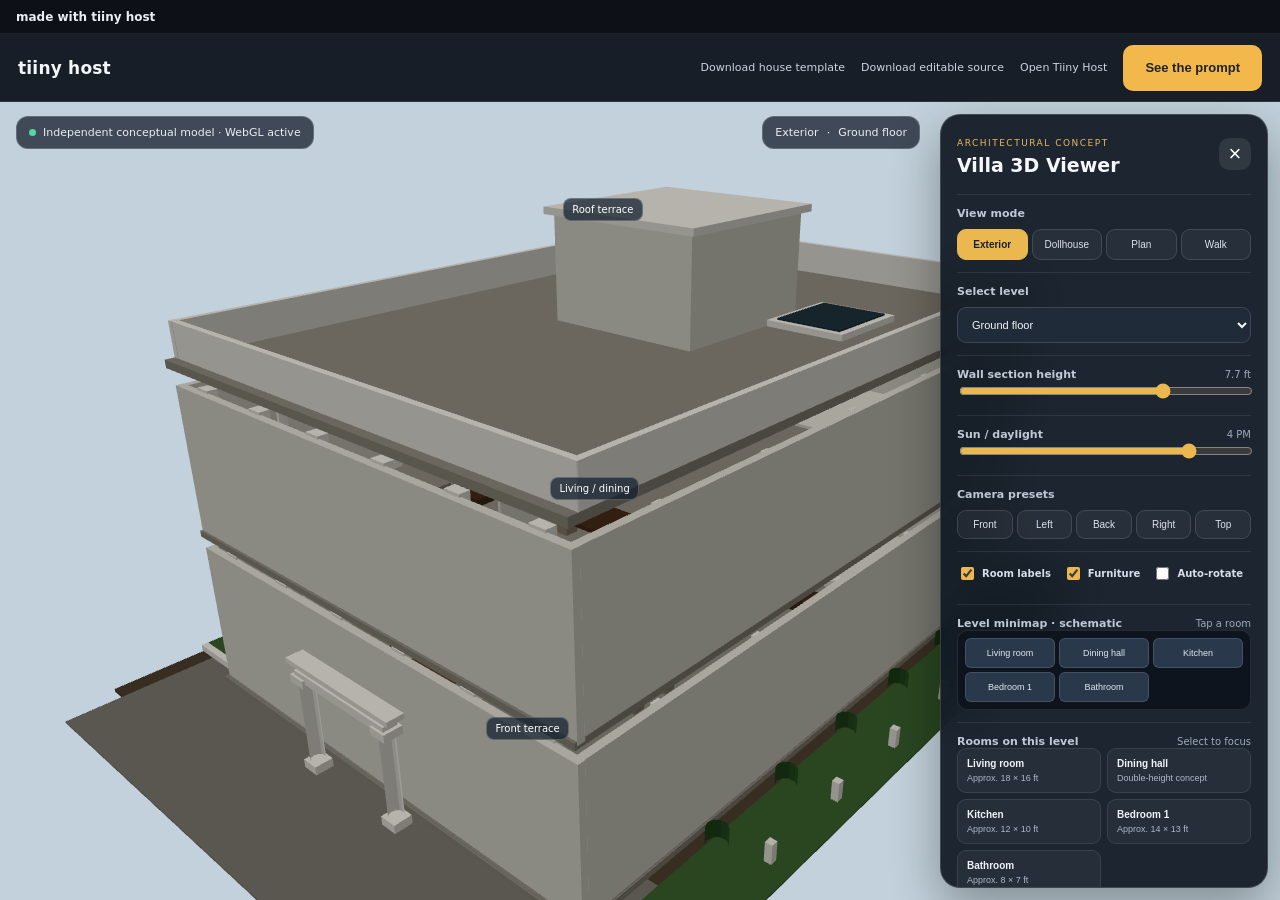
<file: index.html>
<!doctype html><html lang="en"><head><meta charset="utf-8"><meta name="viewport" content="width=device-width,initial-scale=1"><meta name="theme-color" content="#0d1117"><title>tiiny host</title><link rel="stylesheet" href="shell.css"></head><body>
<header class="hostbar"><a href="https://tiiny.host" target="_blank" rel="noopener">made with tiiny host</a></header>
<header class="promptbar"><div class="appname">tiiny host</div><div class="bar-actions"><a href="house-template.zip" download>Download house template</a><a href="editable-source.zip" download>Download editable source</a><a href="https://tiiny.host" target="_blank" rel="noopener">Open Tiiny Host</a><button id="openPrompt" aria-haspopup="dialog" aria-controls="promptDialog">See the prompt</button></div></header>
<iframe id="viewerFrame" src="viewer.html" title="Interactive 3D house viewer"></iframe>
<div id="promptDialog" class="dialog-backdrop" role="presentation" hidden><section class="dialog" role="dialog" aria-modal="true" aria-labelledby="dialogTitle"><div class="dialog-head"><div><small>PROJECT BRIEF</small><h2 id="dialogTitle">Current recreation prompt</h2></div><div class="dialog-actions"><button id="copyPrompt" class="copy">Copy prompt</button><button id="closePrompt" class="close">Close</button></div></div><div id="copyStatus" role="status" aria-live="polite"></div><textarea id="promptText" readonly spellcheck="false" aria-label="Complete reusable house viewer and Tiiny Host publishing prompt"></textarea></section></div>
<script src="shell.js"></script></body></html>
</file>
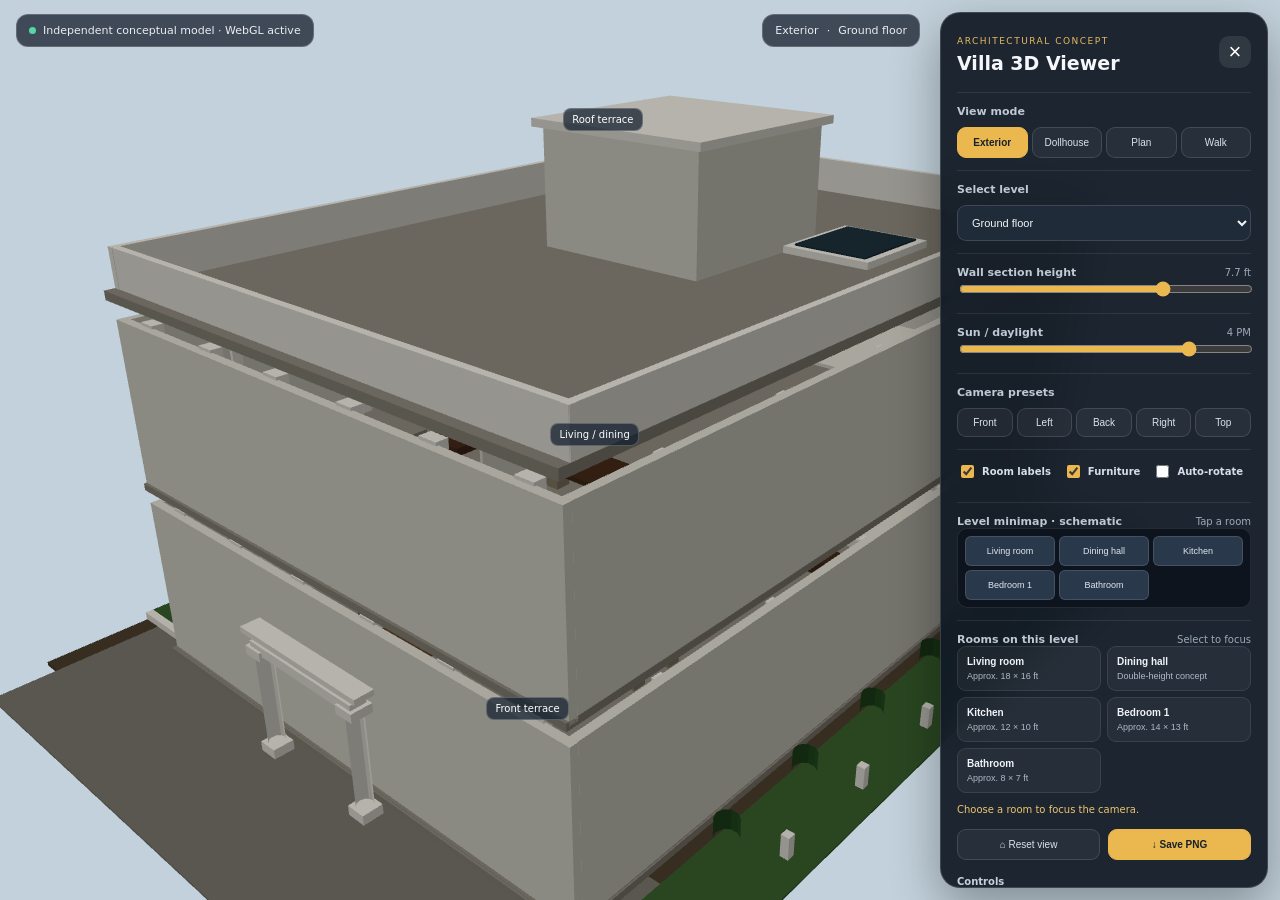
<file: viewer.html>
<!doctype html><html lang="en"><head><meta charset="utf-8"><meta name="viewport" content="width=device-width,initial-scale=1,maximum-scale=1,user-scalable=no"><meta name="theme-color" content="#111827"><title>tiiny host</title><link rel="stylesheet" href="viewer.css"></head><body>
<main class="viewer"><canvas id="scene" aria-label="Interactive conceptual 3D villa model"></canvas><div id="labels" class="scene-labels"><span class="tag t1">Front terrace</span><span class="tag t2">Living / dining</span><span class="tag t3">Roof terrace</span></div>
<div class="top-left"><span class="live-dot"></span><span id="status">Loading 3D scene…</span></div><div class="view-hud"><span id="viewName">Exterior</span><span>·</span><span id="levelName">Ground floor</span></div>
<aside class="panel" id="panel"><div class="panel-head"><div><small>ARCHITECTURAL CONCEPT</small><h1>Villa 3D Viewer</h1></div><button id="panelClose" class="icon-btn" aria-label="Close panel">×</button></div>
<div class="group"><label>View mode</label><div class="seg"><button data-view="Exterior" class="active">Exterior</button><button data-view="Dollhouse">Dollhouse</button><button data-view="Plan">Plan</button><button data-view="Walk">Walk</button></div></div>
<div class="group"><label for="level">Select level</label><select id="level"><option value="0">Ground floor</option><option value="1">First floor · proposed 2BHK</option><option value="2">Roof terrace</option></select></div>
<div class="group"><div class="label-row"><label for="cut">Wall section height</label><output id="cutValue">7.7 ft</output></div><input id="cut" type="range" min="1" max="10.5" step=".1" value="7.7"></div>
<div class="group"><div class="label-row"><label for="sun">Sun / daylight</label><output id="sunValue">4 PM</output></div><input id="sun" type="range" min="0" max="1" step=".01" value=".8"></div>
<div class="group"><label>Camera presets</label><div class="preset-row"> <button data-angle="Front">Front</button><button data-angle="Left">Left</button><button data-angle="Back">Back</button><button data-angle="Right">Right</button><button data-angle="Top">Top</button></div></div>
<div class="group toggles"><label><input id="labelsToggle" type="checkbox" checked> Room labels</label><label><input id="furnitureToggle" type="checkbox" checked> Furniture</label><label><input id="autoToggle" type="checkbox"> Auto-rotate</label></div>
<div class="group"><div class="label-row"><label>Level minimap · schematic</label><span class="muted">Tap a room</span></div><div id="miniMap" class="mini-map"></div></div>
<div class="group"><div class="label-row"><label>Rooms on this level</label><span class="muted">Select to focus</span></div><div id="rooms" class="rooms"></div><div id="selectedRoom" class="selected-room">Choose a room to focus the camera.</div></div>
<div class="action-row"><button id="reset">⌂ Reset view</button><button id="shot" class="primary">↓ Save PNG</button></div>
<div class="help"><b>Controls</b><p>Drag to orbit · Wheel / pinch to zoom · Right-drag to pan. Walk: WASD / arrows; Shift to move faster. Keys 1–4 change view, Esc exits Walk.</p><p class="muted">Conceptual recreation from exterior references. Interior room layout and dimensions are indicative, not measured construction data.</p></div></aside>
<button class="panel-open" id="panelOpen">☰ Controls</button><div class="mobile-joy" id="joystick" aria-label="Walk movement joystick"><span></span></div></main><script src="viewer.js"></script><script>const p=document.getElementById('panel');document.getElementById('panelClose').onclick=()=>p.classList.add('collapsed');document.getElementById('panelOpen').onclick=()=>p.classList.remove('collapsed');</script></body></html>
</file>
<file: shell.css>
*{box-sizing:border-box}html,body{margin:0;width:100%;height:100%;overflow:hidden;background:#0d1117;color:#f3f5f7;font-family:Inter,system-ui,-apple-system,Segoe UI,Roboto,Arial}.hostbar{height:34px;position:fixed;z-index:10;inset:0 0 auto;background:#0d1117;display:flex;align-items:center;padding:0 16px;border-bottom:1px solid #ffffff15}.hostbar a{color:#e9edf3;text-decoration:none;font-size:12px;font-weight:600}.promptbar{height:68px;position:fixed;z-index:10;top:34px;left:0;right:0;background:#171e28;display:flex;align-items:center;justify-content:space-between;padding:0 18px;border-bottom:1px solid #ffffff18}.appname{font-size:17px;font-weight:750;letter-spacing:.2px}.bar-actions{display:flex;align-items:center;gap:16px}.bar-actions a{font-size:11px;color:#cbd4df;text-decoration:none}.bar-actions a:hover{text-decoration:underline}.bar-actions button{height:46px;padding:0 22px;border:0;border-radius:10px;background:#f2b84b;color:#20232a;font-size:13px;font-weight:800;cursor:pointer}#viewerFrame{position:fixed;top:102px;left:0;width:100%;height:calc(100dvh - 102px);border:0;display:block;background:#cbd5dc}.dialog-backdrop{position:fixed;inset:0;z-index:20;background:#000a;display:grid;place-items:center;padding:20px}.dialog-backdrop[hidden]{display:none}.dialog{width:min(900px,100%);height:min(88dvh,900px);background:#151e29;border:1px solid #ffffff2c;border-radius:18px;box-shadow:0 25px 80px #0009;padding:18px;display:flex;flex-direction:column}.dialog-head{display:flex;align-items:center;justify-content:space-between;gap:12px;margin-bottom:10px}.dialog-head small{font-size:9px;letter-spacing:1.4px;color:#f2b84b}.dialog-head h2{font-size:18px;margin:4px 0 0}.dialog-actions{display:flex;gap:8px}.dialog-actions button{height:42px;border-radius:9px;padding:0 16px;font-weight:750;cursor:pointer}.copy{background:#f2b84b;border:0;color:#1b2028}.close{background:#ffffff10;color:#fff;border:1px solid #ffffff28}#copyStatus{min-height:22px;color:#a8e2c4;font-size:11px}#promptText{width:100%;flex:1;min-height:0;resize:none;background:#0b1119;color:#e1e8f0;border:1px solid #ffffff25;border-radius:10px;padding:14px;font:12px/1.55 ui-monospace,SFMono-Regular,Consolas,monospace;white-space:pre;overflow:auto;user-select:text}@media(max-width:760px){.promptbar{padding:0 10px}.appname{font-size:14px}.bar-actions{gap:8px}.bar-actions a{display:none}.bar-actions button{height:44px;padding:0 16px;font-size:12px}.dialog-backdrop{padding:8px}.dialog{height:90dvh;padding:12px}.dialog-head h2{font-size:15px}.dialog-actions button{padding:0 11px;height:40px}}
</file>
<file: viewer.css>
*{box-sizing:border-box}html,body{margin:0;width:100%;height:100%;overflow:hidden;font-family:Inter,ui-sans-serif,system-ui,-apple-system,Segoe UI,Roboto,Arial;background:#d3dbe0;color:#f5f7fa}.viewer{position:relative;width:100%;height:100%;overflow:hidden}#scene{display:block;width:100%;height:100%;touch-action:none;cursor:grab}#scene:active{cursor:grabbing}.top-left,.view-hud{position:absolute;top:14px;left:16px;padding:9px 12px;border:1px solid #ffffff30;border-radius:12px;background:#111827bb;backdrop-filter:blur(12px);font-size:11px;color:#e9edf4;z-index:2}.live-dot{display:inline-block;width:7px;height:7px;border-radius:50%;background:#55d6a2;margin-right:7px}.view-hud{left:auto;right:360px;display:flex;gap:8px}.panel{position:absolute;right:12px;top:12px;bottom:12px;width:328px;max-height:calc(100% - 24px);overflow:auto;border:1px solid #ffffff28;border-radius:20px;background:#121a25eF;box-shadow:0 18px 50px #0005;backdrop-filter:blur(20px);padding:16px;z-index:4;transition:transform .25s}.panel.collapsed{transform:translateX(calc(100% + 24px))}.panel-head{display:flex;align-items:center;justify-content:space-between;margin-bottom:18px}.panel-head small{font-size:9px;letter-spacing:1.5px;color:#e8b95e}.panel-head h1{font-size:19px;margin:4px 0 0}.icon-btn{border:0;background:#ffffff16;color:#fff;border-radius:10px;width:32px;height:32px;font-size:22px}.group{padding:12px 0;border-top:1px solid #ffffff16}.group>label,.label-row label{display:block;font-size:11px;color:#bfc9d5;font-weight:650;margin-bottom:9px}.label-row{display:flex;justify-content:space-between;align-items:center}.label-row label{margin:0}.label-row output,.muted{font-size:10px;color:#9caaba}.seg{display:grid;grid-template-columns:repeat(4,1fr);gap:4px}.seg button,.preset-row button,.action-row button{border:1px solid #ffffff20;background:#ffffff0c;color:#dbe3ed;border-radius:9px;padding:9px 5px;font-size:10px}.seg button.active{background:#eab84e;color:#18202b;border-color:#eab84e;font-weight:800}select{width:100%;padding:10px;background:#202b39;color:#f3f5f8;border:1px solid #ffffff22;border-radius:9px;font-size:11px}input[type=range]{width:100%;accent-color:#eab84e}.preset-row{display:grid;grid-template-columns:repeat(5,1fr);gap:4px}.preset-row button{padding:8px 2px}.toggles{display:flex;gap:12px;flex-wrap:wrap}.toggles label{font-size:10px;color:#d6deea;display:flex;align-items:center;gap:5px}.toggles input{accent-color:#eab84e}.rooms{display:grid;grid-template-columns:1fr 1fr;gap:6px}.room{display:flex;flex-direction:column;text-align:left;gap:4px;padding:9px;border-radius:9px;border:1px solid #ffffff17;background:#ffffff0b;color:#f0f3f8}.room span{font-size:10px;font-weight:700}.room small{font-size:9px;color:#aeb9c8}.selected-room{font-size:10px;color:#edc46d;line-height:1.5;padding-top:9px}.action-row{display:grid;grid-template-columns:1fr 1fr;gap:8px}.action-row .primary{background:#eab84e;color:#17202b;border-color:#eab84e;font-weight:800}.help{font-size:10px;color:#c7d0dc;line-height:1.5;padding:14px 0 4px}.help p{margin:6px 0}.scene-labels{position:absolute;inset:0;pointer-events:none}.tag{position:absolute;padding:5px 8px;background:#152131bb;border:1px solid #ffffff38;border-radius:8px;font-size:10px;color:#fff}.t1{left:38%;bottom:20%}.t2{left:43%;top:47%}.t3{left:44%;top:12%}.panel-open{display:none;position:absolute;right:12px;top:12px;z-index:5;background:#151e2b;color:#fff;border:1px solid #ffffff30;padding:10px 13px;border-radius:12px}.mobile-joy{display:none;position:absolute;left:18px;bottom:18px;width:92px;height:92px;border-radius:50%;background:#14203388;border:1px solid #ffffff55;z-index:3;touch-action:none}.mobile-joy span{position:absolute;left:30px;top:30px;width:30px;height:30px;border-radius:50%;background:#eab84eaa}@media(max-width:700px){.panel{top:auto;left:8px;right:8px;bottom:8px;width:auto;max-height:58%;border-radius:18px 18px 14px 14px;padding:12px}.panel.collapsed{transform:translateY(calc(100% + 20px))}.panel-head{margin-bottom:8px}.panel-head h1{font-size:16px}.group{padding:8px 0}.group>label,.label-row label{margin-bottom:6px}.seg button{padding:8px 2px;font-size:9px}.view-hud{right:10px;top:55px}.top-left{top:10px;left:10px}.panel-open{display:block}.mobile-joy{display:block}.help{padding:8px 0}.rooms{grid-template-columns:repeat(3,1fr)}.room{padding:7px}}

.mini-map{display:grid;grid-template-columns:repeat(3,1fr);gap:4px;padding:7px;background:#0d141d;border:1px solid #ffffff18;border-radius:10px}.mini-room{min-height:30px;padding:4px;border:1px solid #ffffff20;border-radius:6px;background:#29384a;color:#dfe7ef;font-size:9px}.mini-room:active,.mini-room:hover{background:#eab84e;color:#17202b}
</file>
